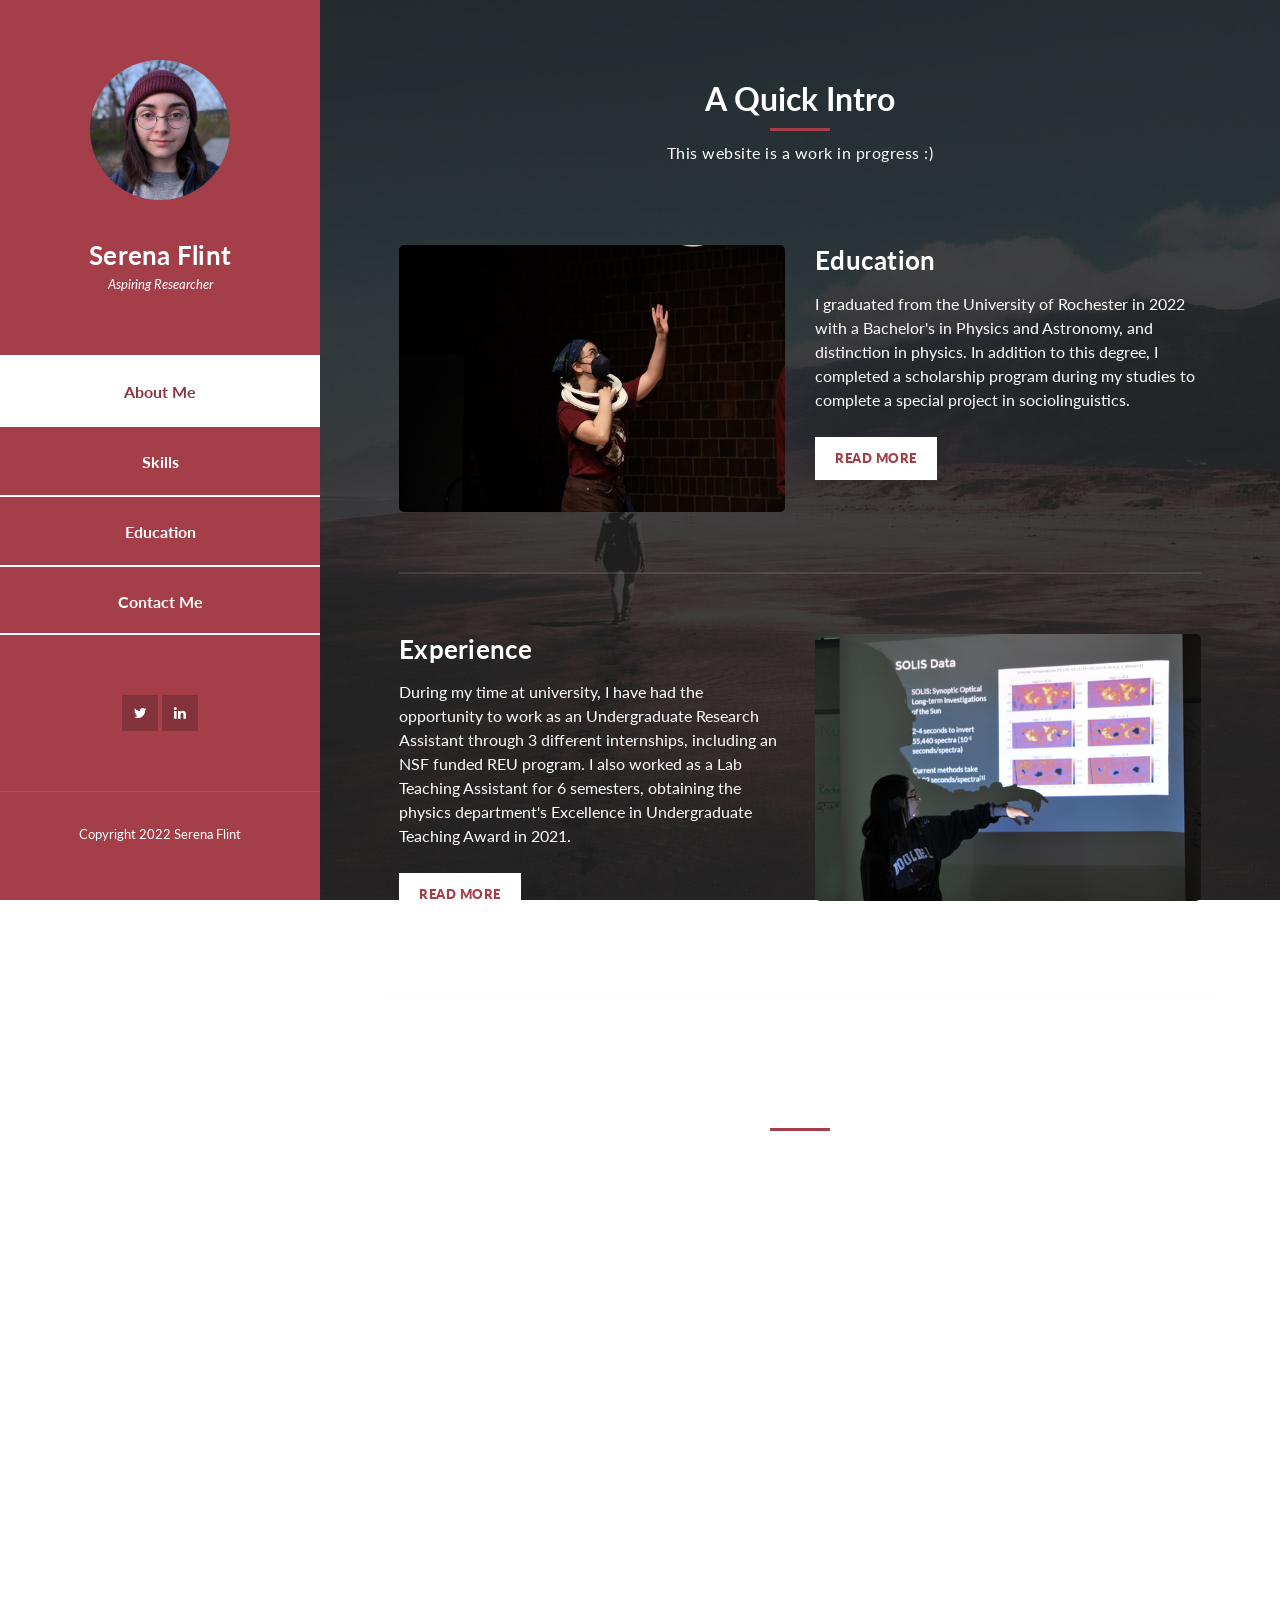
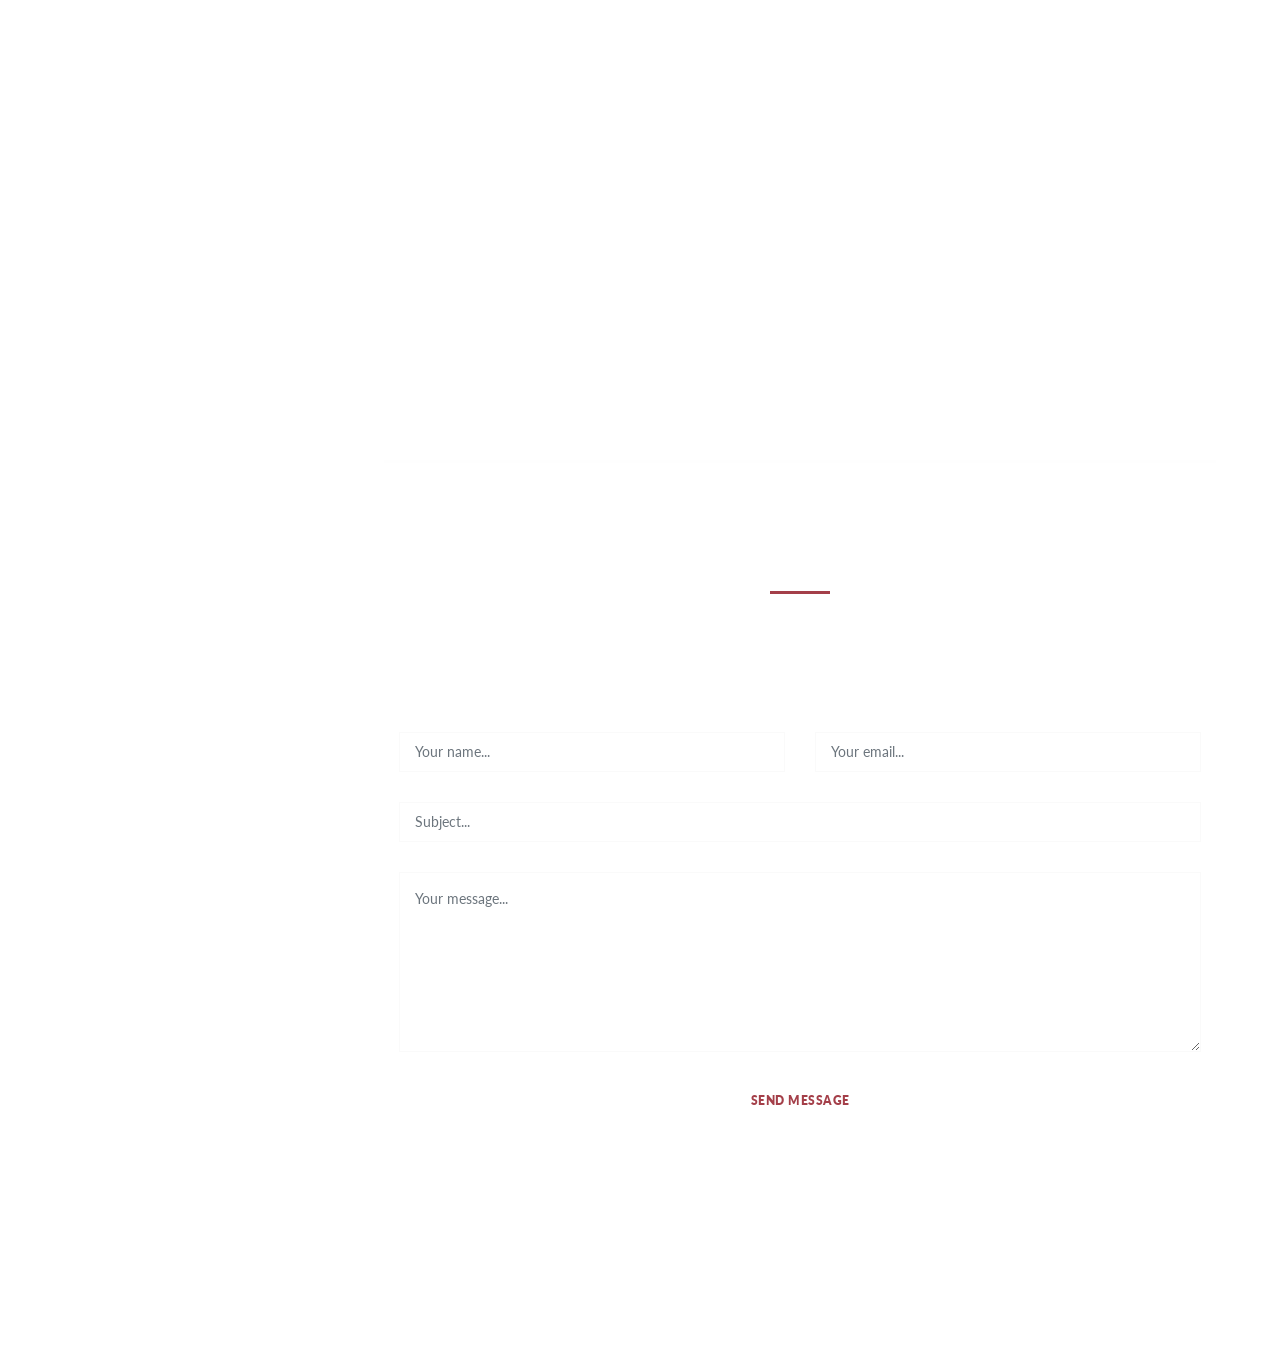
<file: index.html>
<!DOCTYPE html>
<html lang="en">
  <head>
    <meta charset="utf-8" />
    <meta
      name="viewport"
      content="width=device-width, initial-scale=1, shrink-to-fit=no"
    />
    <meta name="description" content="" />
    <meta name="author" content="" />
    <link
      href="https://fonts.googleapis.com/css?family=Lato:100,300,400,700,900"
      rel="stylesheet"
    />

    <title>Serena Flint</title>
<!--
Reflux Template
https://templatemo.com/tm-531-reflux
-->
    <!-- Bootstrap core CSS -->
    <link href="vendor/bootstrap/css/bootstrap.min.css" rel="stylesheet" />

    <!-- Additional CSS Files -->
    <link rel="stylesheet" href="assets/css/fontawesome.css" />
    <link rel="stylesheet" href="assets/css/templatemo-style.css" />
    <link rel="stylesheet" href="assets/css/owl.css" />
    <link rel="stylesheet" href="assets/css/lightbox.css" />
  </head>

  <body>
    <div id="page-wraper">
      <!-- Sidebar Menu -->
      <div class="responsive-nav">
        <i class="fa fa-bars" id="menu-toggle"></i>
        <div id="menu" class="menu">
          <i class="fa fa-times" id="menu-close"></i>
          <div class="container">
            <div class="image">
              <a href="#"><img src="assets/images/me.jpg" alt="" /></a>
            </div>
            <div class="author-content">
              <h4>Serena Flint</h4>
              <span>Aspiring Researcher</span>
            </div>
            <nav class="main-nav" role="navigation">
              <ul class="main-menu">
                <li><a href="#section1">About Me</a></li>
                <li><a href="#section2">Skills</a></li>
                <li><a href="#section3">Education</a></li>
                <li><a href="#section4">Contact Me</a></li>
              </ul>
            </nav>
            <div class="social-network">
              <ul class="soial-icons">
                <li>
                  <a href="#"><i class="fa fa-twitter"></i></a>
                </li>
                <li>
                  <a href="https://www.linkedin.com/in/serenaflint/"><i class="fa fa-linkedin"></i></a>
                </li>
              </ul>
            </div>
            <div class="copyright-text">
              <p>Copyright 2022 Serena Flint</p>
            </div>
          </div>
        </div>
      </div>

      <section class="section about-me" data-section="section1">
        <div class="container">
          <div class="section-heading">
            <h2>A Quick Intro</h2>
            <div class="line-dec"></div>
            <span
              >This website is a work in progress :)</span
            >
          </div>
          <div class="left-image-post">
            <div class="row">
              <div class="col-md-6">
                <div class="left-image">
                  <img src="assets/images/left-image.jpg" alt="" />
                </div>
              </div>
              <div class="col-md-6">
                <div class="right-text">
                  <h4>Education</h4>
                  <p>
                    I graduated from the University of Rochester in 2022 with a Bachelor's in Physics and Astronomy, and
                    distinction in physics. In addition to this degree, I completed a scholarship program during my studies 
                    to complete a special project in sociolinguistics.
                  </p>
                  <div class="white-button">
                    <a href="#">Read More</a>
                  </div>
                </div>
              </div>
            </div>
          </div>
          <div class="right-image-post">
            <div class="row">
              <div class="col-md-6">
                <div class="left-text">
                  <h4>Experience</h4>
                  <p>
                    During my time at university, I have had the opportunity to work as an Undergraduate Research Assistant 
                    through 3 different internships, including an NSF funded REU program. I also worked as a Lab Teaching Assistant
                    for 6 semesters, obtaining the physics department's Excellence in Undergraduate Teaching Award in 2021.
                  </p>
                  <div class="white-button">
                    <a href="#">Read More</a>
                  </div>
                </div>
              </div>
              <div class="col-md-6">
                <div class="right-image">
                  <img src="assets/images/right-image.jpg" alt="" />
                </div>
              </div>
            </div>
          </div>
        </div>
      </section>

      <section class="section my-services" data-section="section2">
        <div class="container">
          <div class="section-heading">
            <h2>Skills</h2>
            <div class="line-dec"></div>
            <span
              >In addition to the highlighted skills below, I am also experienced in circus arts 
              performance and instrumental performance. Current hobbies include Geoguessing and 
              embroidery!
              </span
            >
          </div>
          <div class="row">
            <div class="col-md-6">
              <div class="service-item">
                <div class="first-service-icon service-icon"></div>
                <h4>Programming</h4>
                <p>
                  Experience coding with Java, Python, C/C++, R, IDL, and using markdown 
                  languages such as LaTeX and HTML5.
                </p>
              </div>
            </div>
            <div class="col-md-6">
              <div class="service-item">
                <div class="second-service-icon service-icon"></div>
                <h4>Research</h4>
                <p>
                  3 years of research experience focusing on spectropolarimetric inversions using machine 
                  learning.
                </p>
              </div>
            </div>
            <div class="col-md-6">
              <div class="service-item">
                <div class="third-service-icon service-icon"></div>
                <h4>Lab Instruction</h4>
                <p>
                  Over 6 semesters experience providing instruction to the introductory 
                  E&amp;M, Mechanics, and Modern Physics labs at the University of Rochester. 
                </p>
              </div>
            </div>
            <div class="col-md-6">
              <div class="service-item">
                <div class="fourth-service-icon service-icon"></div>
                <h4>Language &amp; Culture</h4>
                <p>
                  Formal coursework in Spanish, German, and ASL, with self-study in Danish and Hebrew. 
                  Passionate about LGBTQ+ and Disability activism.
                </p>
              </div>
            </div>
          </div>
        </div>
      </section>

      <section class="section contact-me" data-section="section4">
        <div class="container">
          <div class="section-heading">
            <h2>Contact Me</h2>
            <div class="line-dec"></div>
            <span
              >Fusce eget nibh nec justo interdum condimentum. Morbi justo ex,
              efficitur at ante ac, tincidunt maximus ligula. Lorem ipsum dolor
              sit amet, consectetur adipiscing elit.</span
            >
          </div>
          <div class="row">
            <div class="right-content">
              <div class="container">
                <form id="contact" action="" method="post">
                  <div class="row">
                    <div class="col-md-6">
                      <fieldset>
                        <input
                          name="name"
                          type="text"
                          class="form-control"
                          id="name"
                          placeholder="Your name..."
                          required=""
                        />
                      </fieldset>
                    </div>
                    <div class="col-md-6">
                      <fieldset>
                        <input
                          name="email"
                          type="text"
                          class="form-control"
                          id="email"
                          placeholder="Your email..."
                          required=""
                        />
                      </fieldset>
                    </div>
                    <div class="col-md-12">
                      <fieldset>
                        <input
                          name="subject"
                          type="text"
                          class="form-control"
                          id="subject"
                          placeholder="Subject..."
                          required=""
                        />
                      </fieldset>
                    </div>
                    <div class="col-md-12">
                      <fieldset>
                        <textarea
                          name="message"
                          rows="6"
                          class="form-control"
                          id="message"
                          placeholder="Your message..."
                          required=""
                        ></textarea>
                      </fieldset>
                    </div>
                    <div class="col-md-12">
                      <fieldset>
                        <button type="submit" id="form-submit" class="button">
                          Send Message
                        </button>
                      </fieldset>
                    </div>
                  </div>
                </form>
              </div>
            </div>
          </div>
        </div>
      </section>
    </div>

    <!-- Scripts -->
    <!-- Bootstrap core JavaScript -->
    <script src="vendor/jquery/jquery.min.js"></script>
    <script src="vendor/bootstrap/js/bootstrap.bundle.min.js"></script>

    <script src="assets/js/isotope.min.js"></script>
    <script src="assets/js/owl-carousel.js"></script>
    <script src="assets/js/lightbox.js"></script>
    <script src="assets/js/custom.js"></script>
    <script>
      //according to loftblog tut
      $(".main-menu li:first").addClass("active");

      var showSection = function showSection(section, isAnimate) {
        var direction = section.replace(/#/, ""),
          reqSection = $(".section").filter(
            '[data-section="' + direction + '"]'
          ),
          reqSectionPos = reqSection.offset().top - 0;

        if (isAnimate) {
          $("body, html").animate(
            {
              scrollTop: reqSectionPos
            },
            800
          );
        } else {
          $("body, html").scrollTop(reqSectionPos);
        }
      };

      var checkSection = function checkSection() {
        $(".section").each(function() {
          var $this = $(this),
            topEdge = $this.offset().top - 80,
            bottomEdge = topEdge + $this.height(),
            wScroll = $(window).scrollTop();
          if (topEdge < wScroll && bottomEdge > wScroll) {
            var currentId = $this.data("section"),
              reqLink = $("a").filter("[href*=\\#" + currentId + "]");
            reqLink
              .closest("li")
              .addClass("active")
              .siblings()
              .removeClass("active");
          }
        });
      };

      $(".main-menu").on("click", "a", function(e) {
        e.preventDefault();
        showSection($(this).attr("href"), true);
      });

      $(window).scroll(function() {
        checkSection();
      });
    </script>
  </body>
</html>
</file>
<file: assets/css/templatemo-style.css>
/*

Reflux Template

https://templatemo.com/tm-531-reflux

*/

@import url(fontawesome.css);
@import url("https://fonts.googleapis.com/css?family=Lato:100,300,400,700,900");
body {
    font-family: 'Lato', sans-serif;
}

#page-wraper {
    background: url(../images/page-bg.jpg) no-repeat center center fixed;
    -webkit-background-size: cover;
    -moz-background-size: cover;
    -o-background-size: cover;
    background-size: cover;
    width: 100%;
}


/* Basic */

body {
    overflow-x: hidden;
}

input,
select,
textarea {
    outline: none;
}

a,
a:hover {
    text-decoration: none;
}

p {
    font-size: 16px;
    line-height: 24px;
    color: #fff;
}

h4 {
    font-size: 26px;
    font-weight: 700;
    color: #fff;
    letter-spacing: 0.25px;
}

img {
    width: 100%;
    overflow: hidden;
}

ul {
    padding: 0;
    margin: 0;
    list-style: none;
}

ul li {
    display: inline-block;
}

html {
    -webkit-box-sizing: border-box;
    -moz-box-sizing: border-box;
    box-sizing: border-box;
}

*,
*:before,
*:after {
    -webkit-box-sizing: inherit;
    -moz-box-sizing: inherit;
    box-sizing: inherit;
}

.clearfix {
    zoom: 1;
}

.clearfix:before,
.clearfix:after {
    content: "";
    display: table;
}

.clearfix:after {
    clear: both;
}

.container {
    margin: 0 auto;
}

.main-nav {
    text-align: center;
}

.main-nav li:last-child a {
    border-bottom: 2px solid #fff;
}

.main-nav li {
    display: block;
}

.main-nav li a {
    height: 70px;
    line-height: 70px;
    display: inline-block;
    font-size: 16px;
    font-weight: 700;
    color: #fff;
    width: 100%;
    transition: all 0.5s;
    border-top: 2px solid #fff;
}

.main-nav li:hover a,
.main-nav li.active a {
    background: #fff;
    color: #8c363e;
}

/* Sidebar Menu */

.menu .image {
    margin-top: 60px;
}

.menu .image img {
    width: 140px;
    height: 140px;
    border-radius: 50%;
    text-align: center;
}

.menu .author-content {
    margin: 40px 0px 60px 0px;
}

.menu .author-content h4 {
    margin-bottom: 0px;
}

.menu .author-content span {
    font-size: 13px;
    font-style: italic;
    color: #fff;
}

.menu .social-network {
    margin-top: 60px;
}

.menu .social-network ul li {
    margin: 0 3px;
}

.menu .social-network ul li a {
    width: 40px;
    height: 40px;
    display: inline-block;
    text-align: center;
    line-height: 40px;
    background-color: rgba(0, 0, 0, 0.2);
    color: #fff;
    font-size: 14px;
    transition: all 0.5s;
}

.menu .social-network ul li a:hover {
    background-color: #fff;
    color: #a43f49;
}

.menu .copyright-text {
    position: relative;
    margin-top: 60px;
}

.menu .copyright-text p {
    border-top: 1px solid rgba(250, 250, 250, 0.1);
    display: inline-block;
    width: 100%;
    padding-left: 30px;
    padding-right: 30px;
    padding-top: 30px;
    font-size: 13px;
}

.menu:before,
.menu:after {
    content: "";
    display: table;
}

.menu:after {
    clear: both;
}

.menu a {
    text-decoration: none;
    color: inherit;
}

.menu {
    text-align: center;
}

.menu::-webkit-scrollbar {
    display: none;
}

.menu {
    left: 10%;
  -webkit-transition: -webkit-transform 233ms cubic-bezier(0, 0, 0.21, 1);
  -webkit-overflow-scrolling: touch;
  background-color: #a43f49;
  box-sizing: border-box;
  height: 100vh;  
  max-height: 100vh !important;
  max-width: 80vw !important;
  min-width: 45px !important;
  outline: none;
  overflow-x: hidden !important;
  overflow-y: auto !important;
  padding: 0;
  position: fixed !important;
  top: calc(0px);  
  width: 20%;
  will-change: transform;
  z-index: 9999 !important;
}

.menu-toggle {
  color: #fff;
  cursor: pointer;
  font-size: 25px;
  position: fixed;
  right: 25px;
  top: 25px;
}

#menu-toggle {
    z-index: 999;
    cursor: pointer;
    position: fixed;
    top: 0;
    left: 0;
    color: #a43f49;
    background-color: #fff;
    width: 60px;
    height: 60px;
    text-align: center;
    display: inline-block;
    line-height: 60px;
}

.menu-close {
  cursor: pointer;
}

#menu-close {
    cursor: pointer;
    text-align: right;
    color: #a43f49;
    background-color: #fff;
    width: 100%;
    height: 60px;
    text-align: center;
    display: inline-block;
    line-height: 60px;
}


/* Section */

.section {
    color: #fff;
    width: 55%;
    right: 10%;
    left: 35%;
    position: relative;
    min-height: 100vh;
    padding-bottom: 80px;
    border-bottom: 3px solid rgba(250, 250, 250, 0.25);
}

.section-heading {
    text-align: center;
    padding: 80px 45px;
}

.section-heading h2 {
    font-size: 32px;
    font-weight: 700;
    color: #fff;
}

.section-heading .line-dec {
    width: 60px;
    height: 3px;
    background-color: #a43f49;
    margin: 10px auto;
}

.section-heading span {
    margin-top: 5px;
    font-size: 16px;
    color: #fff;
    letter-spacing: 0.5px;
}


/* Buttons */

.white-button a {
    display: inline-block;
    padding: 12px 20px;
    background-color: #fff;
    color: #a43f49;
    font-size: 13px;
    font-weight: 800;
    letter-spacing: 0.5px;
    text-transform: uppercase;
    transition: all 0.5s;
}

.white-button a:hover {
    background-color: #a43f49;
    color: #fff;
}

button {
    display: inline-block;
    padding: 10px 20px;
    background-color: #fff;
    color: #a43f49;
    font-size: 12px;
    font-weight: 800;
    letter-spacing: 0.5px;
    text-transform: uppercase;
    transition: all 0.5s;
    border: none;
    outline: none;
    cursor: pointer;
}

button:hover {
    outline: none;
    background-color: #a43f49;
    color: #fff;
}


/* Left & Right Post */

.right-image-post {
    margin-top: 60px;
    padding-top: 60px;
    border-top: 2px solid rgba(250, 250, 250, 0.1);
}

.left-image img,
.right-image img {
    border-radius: 5px;
}

.right-image-post h4,
.left-image-post h4 {
    margin-top: 30px;
}

.right-image-post p,
.left-image-post p {
    margin-top: 20px;
}

.right-image-post .white-button,
.left-image-post .white-button {
    margin-top: 30px;
}


/* Services */

.my-services .col-md-6 {
    padding-left: 5px;
    padding-right: 5px;
}

.service-item {
    margin-bottom: 10px;
    padding: 50px;
    background-color: rgba(250, 250, 250, 0.1);
    transition: all 0.5s;
}

.service-item h4 {
    transition: all 0.5s;
}

.service-item p {
    transition: all 0.5s;
}

.service-item:hover {
    background-color: rgba(250, 250, 250, 1);
}

.service-item:hover h4 {
    color: #1e1e1e;
}

.service-item:hover p {
    color: #4a4a4a;
}

.service-item .service-icon {
    width: 70px;
    height: 70px;
    display: inline-block;
    margin-bottom: 30px;
    background-size: cover;
    background-repeat: no-repeat;
    transition: all 0.5s;
}

.service-item .first-service-icon {
    background-image: url(../images/first-white-icon.png);
}

.service-item:hover .first-service-icon {
    background-image: url(../images/first-main-icon.png);
}

.service-item .second-service-icon {
    background-image: url(../images/second-white-icon.png);
}

.service-item:hover .second-service-icon {
    background-image: url(../images/second-main-icon.png);
}

.service-item .third-service-icon {
    background-image: url(../images/third-white-icon.png);
}

.service-item:hover .third-service-icon {
    background-image: url(../images/third-main-icon.png);
}

.service-item .fourth-service-icon {
    background-image: url(../images/fourth-white-icon.png);
}

.service-item:hover .fourth-service-icon {
    background-image: url(../images/fourth-main-icon.png);
}


/* My Work */

section.my-work .section-heading {
    text-align: center;
    padding: 80px 45px 50px 45px;
}

.isotope-wrapper {
    position: relative;
    width: 100%;
    margin: auto;
}

.isotope-toolbar input[type="radio"] {
    display: none;
}

.isotope-toolbar span {
    text-transform: capitalize;
    display: inline-block;
    margin-right: 15px;
    padding-bottom: 3px;
    font-size: 15px;
    font-weight: 700;
    border-bottom: 2px solid transparent;
    transform: ease-in-out 0.5s;
    cursor: pointer;
}

.isotope-toolbar input[type="radio"]:checked + span {
    color: #a43f49;
    border-bottom: 2px solid #a43f49;
}

.isotope-box {
    position: relative;
    width: 100%;
}

.isotope-toolbar {
    text-align: center;
    margin: 10px;
}

.isotope-toolbar p {
    border-top: 1px solid #fff;
    padding-top: 15px;
}

.isotope-toolbar a {
    color: #fff;
}

.isotope-item {
    position: relative;
    width: 48%;
    margin: 1%;
    border-bottom: 2px solid rgba(250,250,250,0.1);
    padding-bottom: 30px;
    margin-bottom: 30px;
}

.isotope-item img {
    top: 0;
    left: 0;
    width: 100%;
    height: 100%;
    border-radius: 5px;
}

.lazyload {
    background: #f7f7f7;
}

.lazyloading {
    background: #f7f7f7 url(//afarkas.github.io/lazysizes/assets/imgs/loader.gif) no-repeat center;
    min-height: 60px;
}

figure.snip1321 {
  overflow: hidden;
  text-align: center;
  -webkit-perspective: 50em;
  perspective: 50em;
}
figure.snip1321 * {
  -webkit-box-sizing: padding-box;
  box-sizing: padding-box;
  -webkit-transition: all 0.2s ease-out;
  transition: all 0.2s ease-out;
}
figure.snip1321 figcaption {
  top: 50%;
  left: 20px;
  right: 20px;
  position: absolute;
  opacity: 0;
  z-index: 1;
}
figure.snip1321 h4 {
    margin-top: 15px;
  margin-bottom: 5px;
  color: #232323;
}
figure.snip1321 span {
    font-size: 14px;
    font-style: italic;
    display: block;
    color: #7a7a7a;
}
figure.snip1321 i {
  position: relative!important;
  font-size: 18px;
  background-color: #a43f49;
  width: 40px;
  height: 40px;
  display: inline-block;
  text-align: center;
  line-height: 40px;
  border-radius: 5px;
  color: #fff;
}
figure.snip1321:after {
  background-color: #ffffff;
  position: absolute;
  content: "";
  display: block;
  top: 20px;
  left: 20px;
  right: 20px;
  bottom: 20px;
  -webkit-transition: all 0.4s ease-in-out;
  transition: all 0.4s ease-in-out;
  -webkit-transform: rotateX(-90deg);
  transform: rotateX(-90deg);
  -webkit-transform-origin: 50% 50%;
  -ms-transform-origin: 50% 50%;
  transform-origin: 50% 50%;
  opacity: 0;
}
figure.snip1321 a {
  left: 0;
  right: 0;
  top: 0;
  bottom: 0;
  z-index: 1;
}
figure.snip1321:hover figcaption,
figure.snip1321.hover figcaption {
  -webkit-transform: translateY(-50%);
  transform: translateY(-50%);
  opacity: 1;
  -webkit-transition-delay: 0.2s;
  transition-delay: 0.2s;
}
figure.snip1321:hover:after,
figure.snip1321.hover:after {
  -webkit-transform: rotateX(0);
  transform: rotateX(0);
  opacity: 0.9;
}


/* Contact Me */

section.contact-me {
    border-bottom: none;
}

#contact input {
    background-color: rgba(250,250,250,0.1);
    border: 1px solid rgba(250,250,250,1);
    border-radius: 0px;
    margin-bottom: 30px;
    color: #fff;
    font-size: 14px;
    height: 40px;
    line-height: 40px;
    width: 100%;
    padding-left: 15px;
}

#contact input:focus {
    outline: none;
    box-shadow: none;
}

#contact textarea {
    background-color: rgba(250,250,250,0.1);
    border: 1px solid rgba(250,250,250,1);
    border-radius: 0px;
    margin-bottom: 30px;
    color: #fff;
    font-size: 14px;
    height: 180px;
    max-height: 220px;
    line-height: 40px;
    width: 100%;
    padding-left: 15px;
}

#contact textarea:focus {
    outline: none;
    box-shadow: none;
}

#contact {
    text-align: center;
}

@media screen and (max-width: 1680px) {
    .menu {
        left: 5%;
    }

    .section {
        color: #fff;
        width: 65%;
        right: 5%;
        left: 30%;
    }
}

@media screen and (max-width: 1680px) and (min-width: 846px) { 
    .menu .social-network ul li a {
        width: 36px;
        height: 36px;
        line-height: 36px;
    }

    .menu .social-network ul li {
        margin: 0;
    }

    .menu .image {
        margin-top: 60px;
    }
}

@media screen and (max-width: 1280px) {
    .menu {
        left: 0%;
    }

    .right-image-post h4,
    .left-image-post h4 {
        margin-top: 0px;
    }

    .right-image-post p,
    .left-image-post p {
        margin-top: 15px;
    }

    .right-image-post .white-button,
    .left-image-post .white-button {
        margin-top: 25px;
    }

}

.menu .container {
    padding-left: 0;
    padding-right: 0;
}

@media screen and (max-width: 1280px) and (min-width: 846px) {
    .menu {
        width: 25%;
    }
}

#menu-toggle,
#menu-close {
    display: none;
}  

@media screen and (max-width: 845px) {        
    #menu-toggle,
    #menu-close {
        display: inline-block;
    }    

    .menu {        
        width: 320px;
        -webkit-transform: translateX(-100%) !important;
        transform: translateX(-100%) !important;
        transition: -webkit-transform 233ms cubic-bezier(0, 0, 0.21, 1);
        transition: transform 233ms cubic-bezier(0, 0, 0.21, 1);
        transition: transform 233ms cubic-bezier(0, 0, 0.21, 1), -webkit-transform 233ms cubic-bezier(0, 0, 0.21, 1);
    }

    .menu .image {
        margin-top: 40px;        
    }

    .menu .image img {
        width: 120px;
        height: 120px;
    }

    .menu .author-content {
        margin: 20px 0px 40px 0px;
    }

    .menu .container {
        padding-left: 15px;
        padding-right: 15px;
    }

    .menu.open {
        display: inline-block;
        -webkit-transform: translateX(0) !important;
                transform: translateX(0) !important;
    }

    .responsive-nav {
        display: inline-block;
    }
    .section {
        width: 94%;
        right: 3%;
        left: 3%;
    }
    .isotope-item {
        width: 94%;
        margin: 3%;
    }
    .left-image-post img {
        margin-bottom: 30px;
    }
    .right-image-post img {
        margin-top: 30px;
    }
    .isotope-item {
        border-bottom: none;
        text-align: center;
    }
    .isotope-toolbar {
        margin-bottom: 20px;
    }
}
</file>
